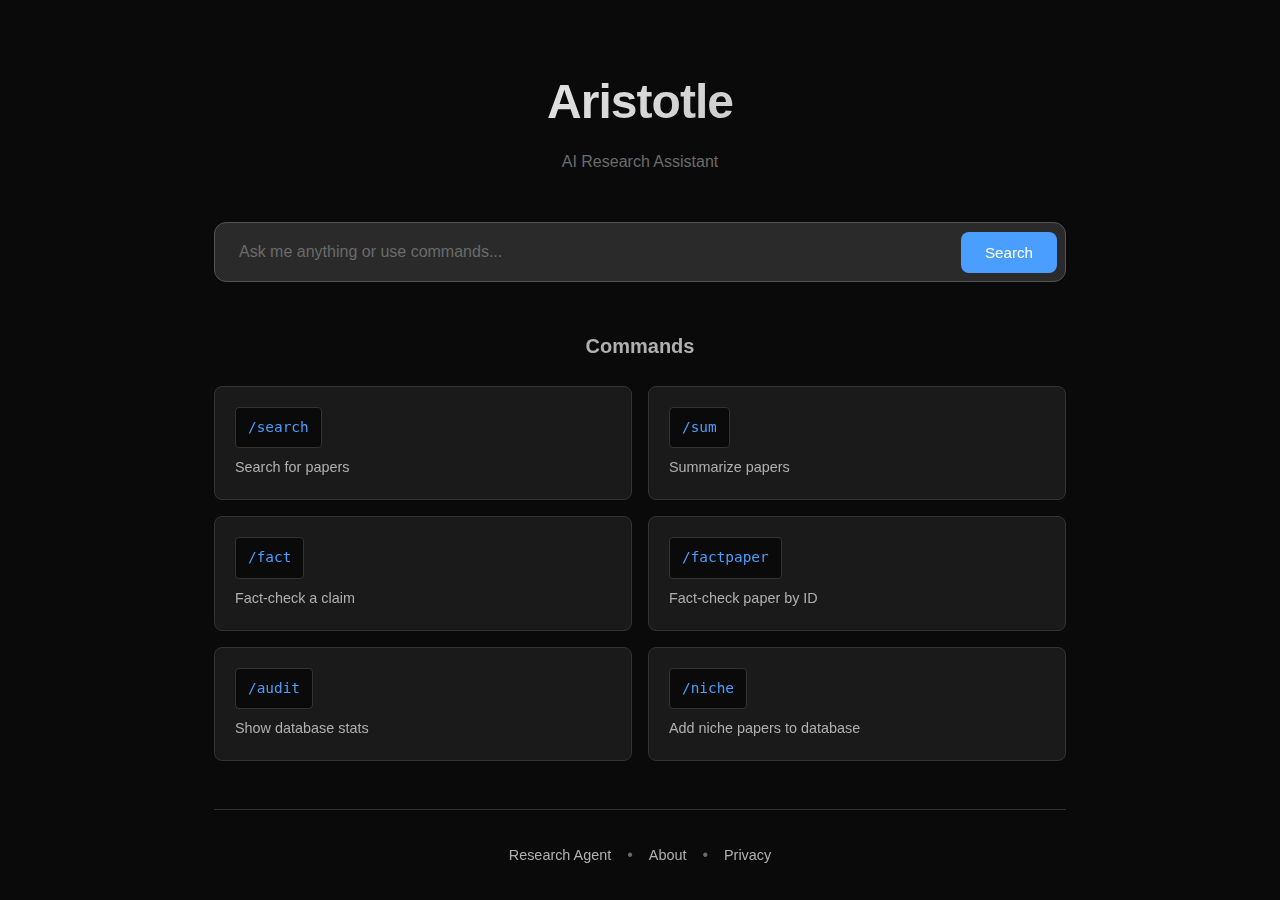
<file: index.html>
<!DOCTYPE html>
<html lang="en">
<head>
    <meta charset="UTF-8">
    <meta name="viewport" content="width=device-width, initial-scale=1.0">
    <meta name="description" content="Aristotle - AI Research Assistant">
    <title>Aristotle</title>
    <link rel="stylesheet" href="css/style.css">
</head>
<body>
    <div class="container">
        <!-- Header -->
        <header class="header">
            <h1 class="logo">Aristotle</h1>
            <p class="tagline">AI Research Assistant</p>
        </header>

        <!-- Main Search Area -->
        <main class="main-content">
            <div class="search-container">
                <div class="search-box-wrapper">
                    <input 
                        type="text" 
                        id="searchInput" 
                        class="search-input" 
                        placeholder="Ask me anything or use commands..."
                        autocomplete="off"
                    />
                    <button id="submitBtn" class="submit-btn" aria-label="Submit">Search</button>
                </div>
                <div class="results-container" id="results"></div>
            </div>

            <!-- Command Reference -->
            <div class="commands-section">
                <h2 class="commands-title">Commands</h2>
                <div class="commands-grid">
                    <div class="command-item" data-command="/search ">
                        <code>/search</code>
                        <span class="command-desc">Search for papers</span>
                    </div>
                    <div class="command-item" data-command="/sum ">
                        <code>/sum</code>
                        <span class="command-desc">Summarize papers</span>
                    </div>
                    <div class="command-item" data-command="/fact ">
                        <code>/fact</code>
                        <span class="command-desc">Fact-check a claim</span>
                    </div>
                    <div class="command-item" data-command="/factpaper ">
                        <code>/factpaper</code>
                        <span class="command-desc">Fact-check paper by ID</span>
                    </div>
                    <div class="command-item" data-command="/audit">
                        <code>/audit</code>
                        <span class="command-desc">Show database stats</span>
                    </div>
                    <div class="command-item" data-command="/niche ">
                        <code>/niche</code>
                        <span class="command-desc">Add niche papers to database</span>
                    </div>
                </div>
            </div>
        </main>

        <!-- Footer -->
        <footer class="footer">
            <div class="footer-links">
                <a href="research.html">Research Agent</a>
                <span class="separator">•</span>
                <a href="#">About</a>
                <span class="separator">•</span>
                <a href="#">Privacy</a>
            </div>
        </footer>
    </div>

    <script src="js/script.js"></script>
</body>
</html>
</file>
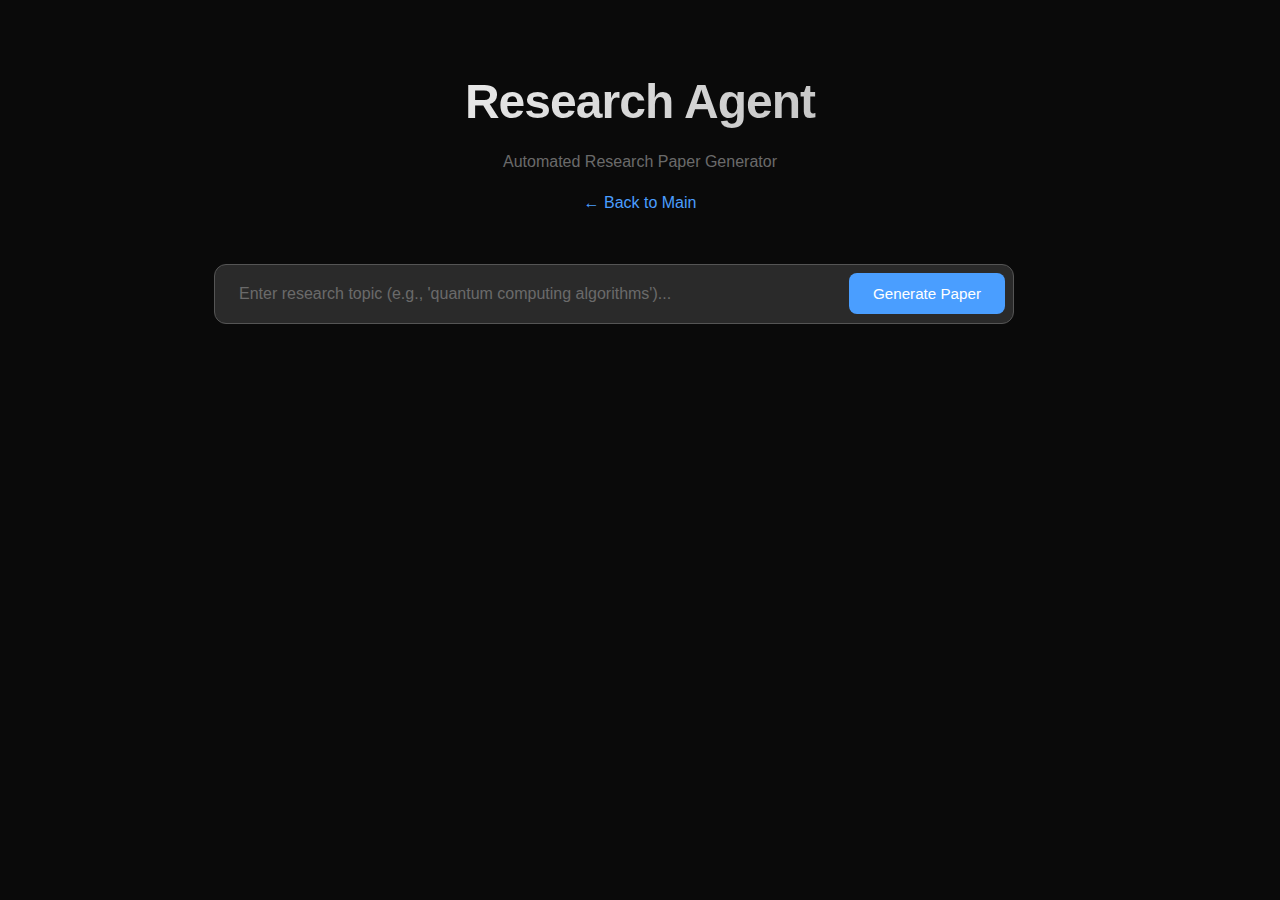
<file: research.html>
<!DOCTYPE html>
<html lang="en">
<head>
    <meta charset="UTF-8">
    <meta name="viewport" content="width=device-width, initial-scale=1.0">
    <meta name="description" content="Aristotle - Research Agent">
    <title>Aristotle - Research Agent</title>
    <link rel="stylesheet" href="css/style.css">
</head>
<body>
    <div class="container">
        <!-- Header -->
        <header class="header">
            <h1 class="logo">Research Agent</h1>
            <p class="tagline">Automated Research Paper Generator</p>
            <a href="index.html" style="color: var(--accent); text-decoration: none; margin-top: 1rem; display: inline-block;">← Back to Main</a>
        </header>

        <!-- Main Search Area -->
        <main class="main-content">
            <div class="search-container" style="max-width: 800px;">
                <div class="search-box-wrapper">
                    <input 
                        type="text" 
                        id="topicInput" 
                        class="search-input" 
                        placeholder="Enter research topic (e.g., 'quantum computing algorithms')..."
                        autocomplete="off"
                    />
                    <button id="startResearchBtn" class="submit-btn" aria-label="Start Research">Generate Paper</button>
                </div>
                
                <!-- Live Feedback Area -->
                <div id="feedbackContainer" class="feedback-container" style="display: none;">
                    <div class="feedback-header">
                        <h3>Research Progress</h3>
                        <div id="progressBar" class="progress-bar">
                            <div id="progressFill" class="progress-fill"></div>
                        </div>
                    </div>
                    <div id="feedbackContent" class="feedback-content"></div>
                </div>
                
                <!-- Results Container -->
                <div id="resultsContainer" class="results-container" style="display: none;"></div>
            </div>
        </main>
    </div>

    <script src="js/research.js"></script>
</body>
</html>
</file>
<file: css/style.css>
/* Aristotle - Clean UI Stylesheet */

/* CSS Variables for consistent theming */
:root {
    --bg-primary: #0a0a0a;
    --bg-secondary: #1a1a1a;
    --bg-tertiary: #2a2a2a;
    --text-primary: #ffffff;
    --text-secondary: #b0b0b0;
    --text-tertiary: #6a6a6a;
    --accent: #4a9eff;
    --accent-hover: #6ab8ff;
    --border-color: #333333;
    --border-hover: #555555;
    --transition: all 0.2s ease;
}

/* Reset and Base Styles */
* {
    margin: 0;
    padding: 0;
    box-sizing: border-box;
}

body {
    font-family: -apple-system, BlinkMacSystemFont, 'Segoe UI', 'Roboto', 'Oxygen', 
                 'Ubuntu', 'Cantarell', sans-serif;
    background-color: var(--bg-primary);
    color: var(--text-primary);
    line-height: 1.6;
    min-height: 100vh;
    display: flex;
    flex-direction: column;
    -webkit-font-smoothing: antialiased;
    -moz-osx-font-smoothing: grayscale;
}

/* Container Layout */
.container {
    max-width: 900px;
    margin: 0 auto;
    padding: 2rem 1.5rem;
    width: 100%;
    display: flex;
    flex-direction: column;
    min-height: 100vh;
}

/* Header */
.header {
    text-align: center;
    margin-bottom: 3rem;
    padding-top: 2rem;
}

.logo {
    font-size: 3rem;
    font-weight: 700;
    letter-spacing: -0.02em;
    margin-bottom: 0.5rem;
    background: linear-gradient(135deg, var(--text-primary) 0%, var(--text-secondary) 100%);
    -webkit-background-clip: text;
    -webkit-text-fill-color: transparent;
    background-clip: text;
}

.tagline {
    font-size: 1rem;
    color: var(--text-tertiary);
    font-weight: 400;
}

/* Main Content */
.main-content {
    flex: 1;
    display: flex;
    flex-direction: column;
    gap: 3rem;
}

/* Search Container */
.search-container {
    width: 100%;
}

.search-box-wrapper {
    display: flex;
    gap: 0.5rem;
    align-items: center;
    background: var(--bg-secondary);
    border: 1px solid var(--border-color);
    border-radius: 12px;
    padding: 0.5rem;
    transition: var(--transition);
}

.search-box-wrapper:focus-within {
    border-color: var(--border-hover);
    background: var(--bg-tertiary);
}

.search-input {
    flex: 1;
    background: transparent;
    border: none;
    outline: none;
    color: var(--text-primary);
    font-size: 1rem;
    padding: 0.75rem 1rem;
    font-family: inherit;
}

.search-input::placeholder {
    color: var(--text-tertiary);
}

.submit-btn {
    background: var(--accent);
    border: none;
    color: white;
    padding: 0.75rem 1.5rem;
    border-radius: 8px;
    font-size: 0.95rem;
    font-weight: 500;
    cursor: pointer;
    transition: var(--transition);
    font-family: inherit;
}

.submit-btn:hover {
    background: var(--accent-hover);
    transform: translateY(-1px);
}

.submit-btn:active {
    transform: translateY(0);
}

/* Results Container */
.results-container {
    margin-top: 2rem;
    min-height: 200px;
    padding: 1.5rem;
    background: var(--bg-secondary);
    border: 1px solid var(--border-color);
    border-radius: 12px;
    display: none;
}

.results-container.show {
    display: block;
    animation: fadeIn 0.3s ease;
}

@keyframes fadeIn {
    from {
        opacity: 0;
        transform: translateY(10px);
    }
    to {
        opacity: 1;
        transform: translateY(0);
    }
}

.result-item {
    padding: 1rem 0;
    border-bottom: 1px solid var(--border-color);
}

.result-item:last-child {
    border-bottom: none;
}

.result-title {
    font-size: 1.1rem;
    font-weight: 600;
    margin-bottom: 0.5rem;
    color: var(--text-primary);
}

.result-text {
    color: var(--text-secondary);
    line-height: 1.7;
}

/* Commands Section */
.commands-section {
    width: 100%;
}

.commands-title {
    font-size: 1.25rem;
    font-weight: 600;
    margin-bottom: 1.5rem;
    color: var(--text-secondary);
    text-align: center;
}

.commands-grid {
    display: grid;
    grid-template-columns: repeat(auto-fit, minmax(280px, 1fr));
    gap: 1rem;
}

.command-item {
    background: var(--bg-secondary);
    border: 1px solid var(--border-color);
    border-radius: 8px;
    padding: 1.25rem;
    transition: var(--transition);
    display: flex;
    flex-direction: column;
    gap: 0.5rem;
    cursor: pointer;
}

.command-item:hover {
    border-color: var(--border-hover);
    background: var(--bg-tertiary);
    transform: translateY(-2px);
}

.command-item:active {
    transform: translateY(0);
}

.command-item code {
    background: var(--bg-primary);
    border: 1px solid var(--border-color);
    border-radius: 4px;
    padding: 0.5rem 0.75rem;
    font-family: 'Monaco', 'Menlo', 'Consolas', monospace;
    font-size: 0.9rem;
    color: var(--accent);
    display: inline-block;
    width: fit-content;
}

.command-desc {
    font-size: 0.9rem;
    color: var(--text-secondary);
}

/* Footer */
.footer {
    margin-top: 3rem;
    padding-top: 2rem;
    border-top: 1px solid var(--border-color);
}

.footer-links {
    display: flex;
    justify-content: center;
    align-items: center;
    gap: 1rem;
    flex-wrap: wrap;
}

.footer-links a {
    color: var(--text-secondary);
    text-decoration: none;
    font-size: 0.9rem;
    transition: var(--transition);
}

.footer-links a:hover {
    color: var(--text-primary);
}

.separator {
    color: var(--text-tertiary);
}

/* Responsive Design */
@media (max-width: 768px) {
    .container {
        padding: 1.5rem 1rem;
    }

    .logo {
        font-size: 2.5rem;
    }

    .tagline {
        font-size: 0.9rem;
    }

    .commands-grid {
        grid-template-columns: 1fr;
    }

    .search-box-wrapper {
        flex-direction: column;
    }

    .search-input {
        width: 100%;
    }

    .submit-btn {
        width: 100%;
    }

    .main-content {
        gap: 2rem;
    }
}

@media (max-width: 480px) {
    .header {
        margin-bottom: 2rem;
        padding-top: 1rem;
    }

    .logo {
        font-size: 2rem;
    }

    .commands-title {
        font-size: 1.1rem;
    }

    .command-item {
        padding: 1rem;
    }
}

/* iOS Specific Fixes */
@supports (-webkit-touch-callout: none) {
    .search-input {
        font-size: 16px; /* Prevents zoom on iOS */
    }
}

/* Loading Animation */
.loading {
    display: inline-block;
    width: 20px;
    height: 20px;
    border: 3px solid var(--border-color);
    border-radius: 50%;
    border-top-color: var(--accent);
    animation: spin 1s linear infinite;
}

@keyframes spin {
    to { transform: rotate(360deg); }
}

/* Research Agent Feedback Styles */
.feedback-container {
    margin-top: 2rem;
    padding: 1.5rem;
    background: var(--bg-secondary);
    border: 1px solid var(--border-color);
    border-radius: 12px;
}

.feedback-header {
    margin-bottom: 1rem;
}

.feedback-header h3 {
    margin: 0 0 0.75rem 0;
    font-size: 1.1rem;
    font-weight: 600;
    color: var(--text-primary);
}

.progress-bar {
    width: 100%;
    height: 8px;
    background: var(--bg-tertiary);
    border-radius: 4px;
    overflow: hidden;
}

.progress-fill {
    height: 100%;
    background: linear-gradient(90deg, var(--accent) 0%, var(--accent-hover) 100%);
    width: 0%;
    transition: width 0.3s ease;
}

.feedback-content {
    max-height: 400px;
    overflow-y: auto;
    display: flex;
    flex-direction: column;
    gap: 0.5rem;
}

.feedback-item {
    display: flex;
    align-items: center;
    gap: 0.75rem;
    padding: 0.75rem;
    background: var(--bg-tertiary);
    border-radius: 6px;
    border-left: 3px solid var(--accent);
}

.feedback-item.feedback-stage {
    border-left-color: #4a9eff;
    background: rgba(74, 158, 255, 0.1);
}

.feedback-item.feedback-info {
    border-left-color: #6a6a6a;
}

.feedback-item.feedback-success {
    border-left-color: #4ade80;
    background: rgba(74, 222, 128, 0.1);
}

.feedback-item.feedback-error {
    border-left-color: #f87171;
    background: rgba(248, 113, 113, 0.1);
}

.feedback-item.feedback-warning {
    border-left-color: #fbbf24;
    background: rgba(251, 191, 36, 0.1);
}

.feedback-icon {
    font-size: 1.2rem;
    flex-shrink: 0;
}

.feedback-message {
    flex: 1;
    font-size: 0.95rem;
    color: var(--text-secondary);
    line-height: 1.4;
}

.feedback-time {
    font-size: 0.85rem;
    color: var(--text-tertiary);
    flex-shrink: 0;
}

/* Scrollbar for feedback content */
.feedback-content::-webkit-scrollbar {
    width: 6px;
}

.feedback-content::-webkit-scrollbar-track {
    background: var(--bg-primary);
    border-radius: 3px;
}

.feedback-content::-webkit-scrollbar-thumb {
    background: var(--border-color);
    border-radius: 3px;
}

.feedback-content::-webkit-scrollbar-thumb:hover {
    background: var(--border-hover);
}
</file>
